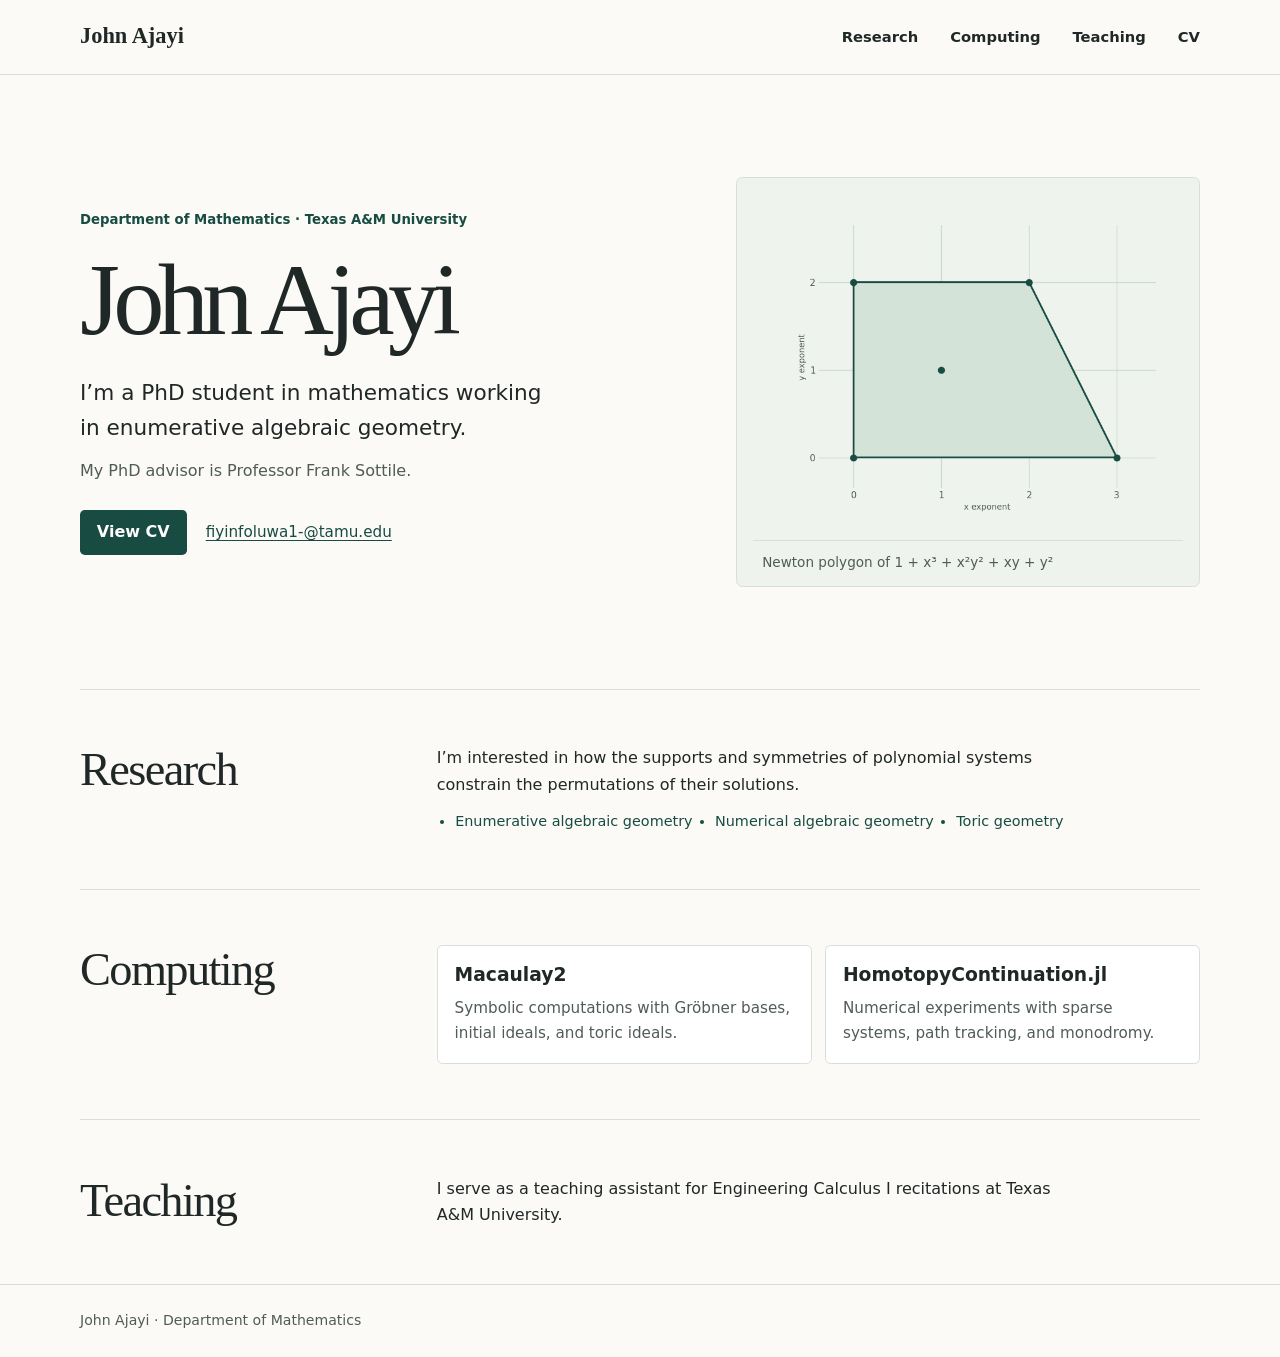
<file: index.html>
<!doctype html>
<html lang="en">
<head>
  <meta charset="utf-8">
  <meta name="viewport" content="width=device-width, initial-scale=1">
  <meta name="description" content="John Ajayi, mathematics PhD student at Texas A&amp;M University. Research in enumerative and numerical algebraic geometry.">
  <title>John Ajayi | Mathematics</title>
  <link rel="stylesheet" href="academic.css">
</head>
<body>
  <a class="skip" href="#main">Skip to content</a>
  <header class="site-header">
    <div class="wrap header-inner">
      <a class="brand" href="./">John Ajayi</a>
      <nav aria-label="Main navigation">
        <a href="#research">Research</a>
        <a href="#computing">Computing</a>
        <a href="#teaching">Teaching</a>
        <a href="cv.html">CV</a>
      </nav>
    </div>
  </header>
  <main id="main">
    <div class="hero wrap">
      <div class="hero-copy">
        <p class="affiliation">Department of Mathematics · Texas A&amp;M University</p>
        <h1>John Ajayi</h1>
        <p class="intro">I’m a PhD student in mathematics working in enumerative algebraic geometry.</p>
        <p class="advisor">My PhD advisor is Professor Frank Sottile.</p>
        <div class="hero-actions">
          <a class="button" href="cv.html">View CV</a>
          <a class="email" href="mailto:fiyinfoluwa1-@tamu.edu">fiyinfoluwa1-@tamu.edu</a>
        </div>
      </div>
      <figure class="math-figure">
        <img src="newton-polygon.png" width="720" height="580" alt="Lattice plot with five support points. Four form a polygon and one lies in its interior.">
        <figcaption>Newton polygon of 1 + x³ + x²y² + xy + y²</figcaption>
      </figure>
    </div>
    <div class="wrap main-content">
      <section class="feature" id="research">
        <h2>Research</h2>
        <div>
          <p>I’m interested in how the supports and symmetries of polynomial systems constrain the permutations of their solutions.</p>
          <ul class="topics" aria-label="Research areas">
            <li>Enumerative algebraic geometry</li>
            <li>Numerical algebraic geometry</li>
            <li>Toric geometry</li>
          </ul>
        </div>
      </section>
      <section class="feature" id="computing">
        <h2>Computing</h2>
        <div class="cards">
          <article>
            <h3>Macaulay2</h3>
            <p>Symbolic computations with Gröbner bases, initial ideals, and toric ideals.</p>
          </article>
          <article>
            <h3>HomotopyContinuation.jl</h3>
            <p>Numerical experiments with sparse systems, path tracking, and monodromy.</p>
          </article>
        </div>
      </section>
      <section class="feature" id="teaching">
        <h2>Teaching</h2>
        <p>I serve as a teaching assistant for Engineering Calculus I recitations at Texas A&amp;M University.</p>
      </section>
    </div>
  </main>
  <footer class="site-footer"><div class="wrap">John Ajayi · Department of Mathematics</div></footer>
</body>
</html>
</file>
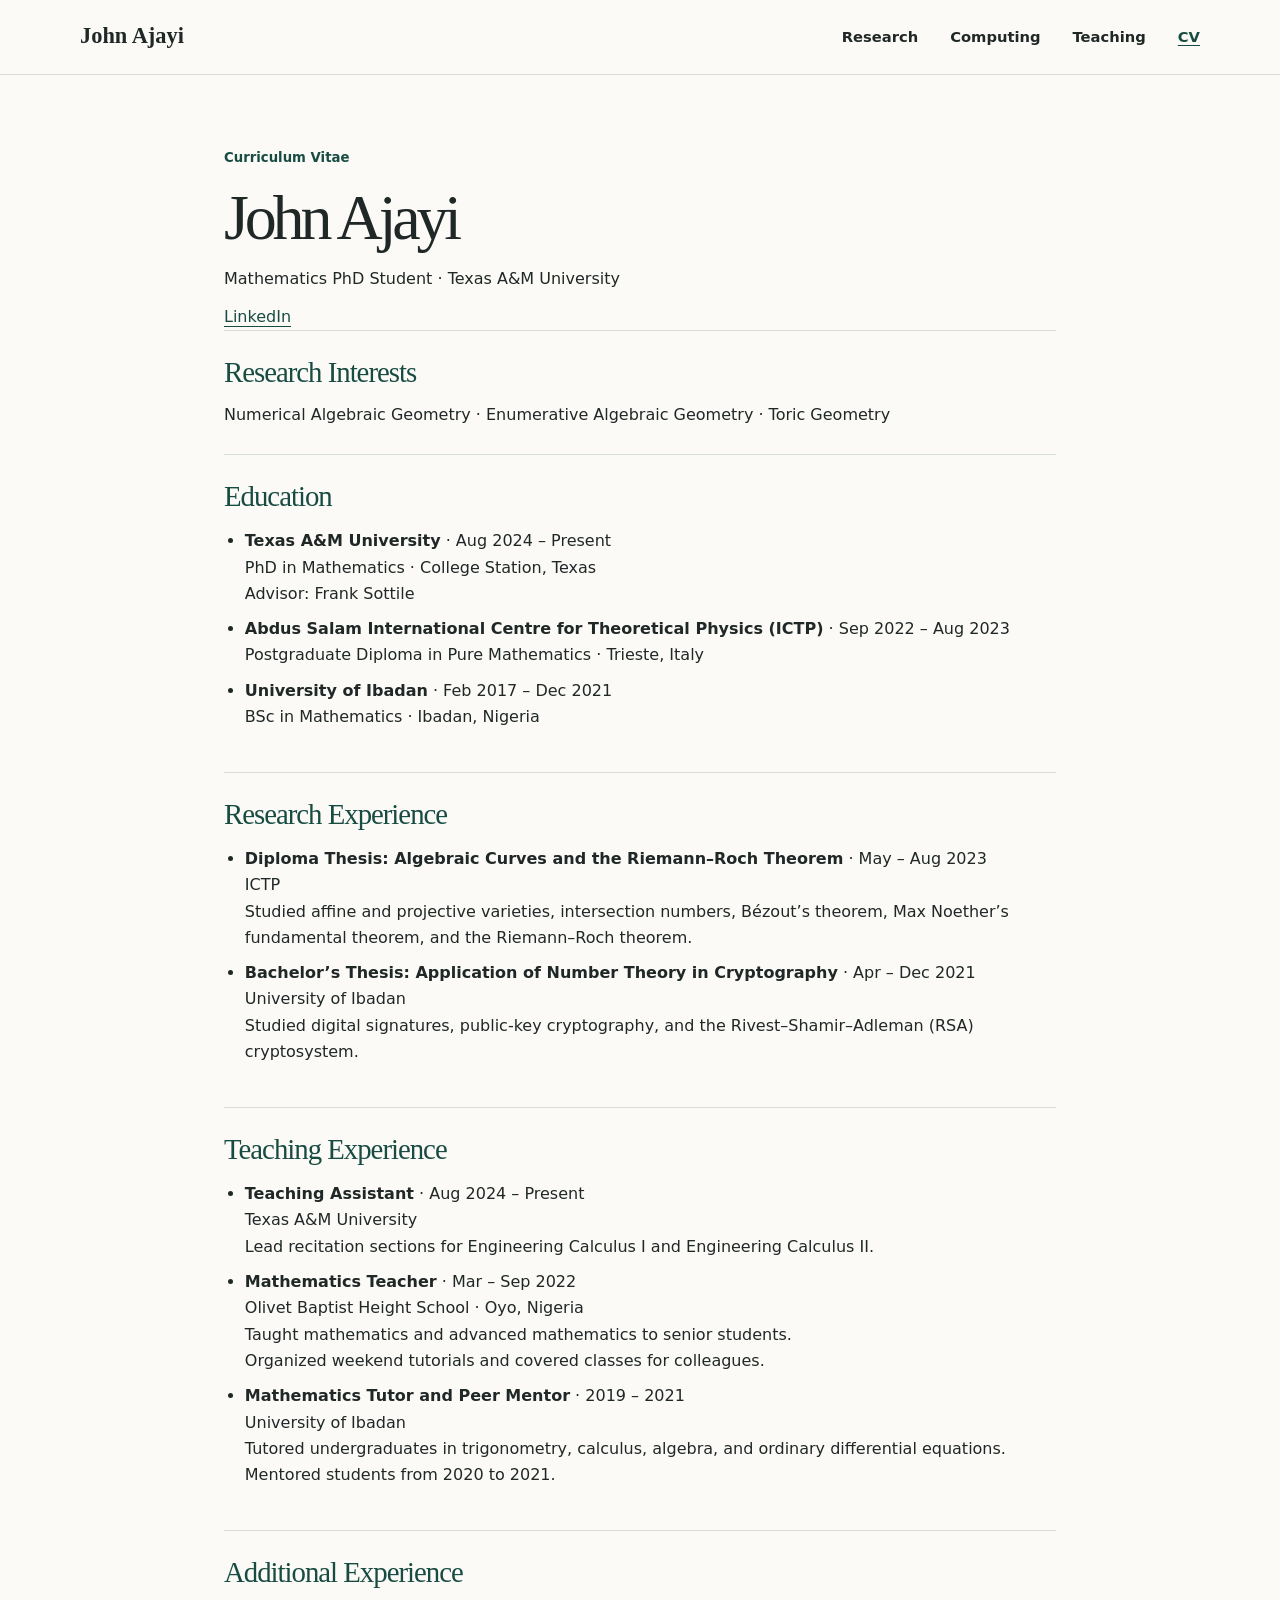
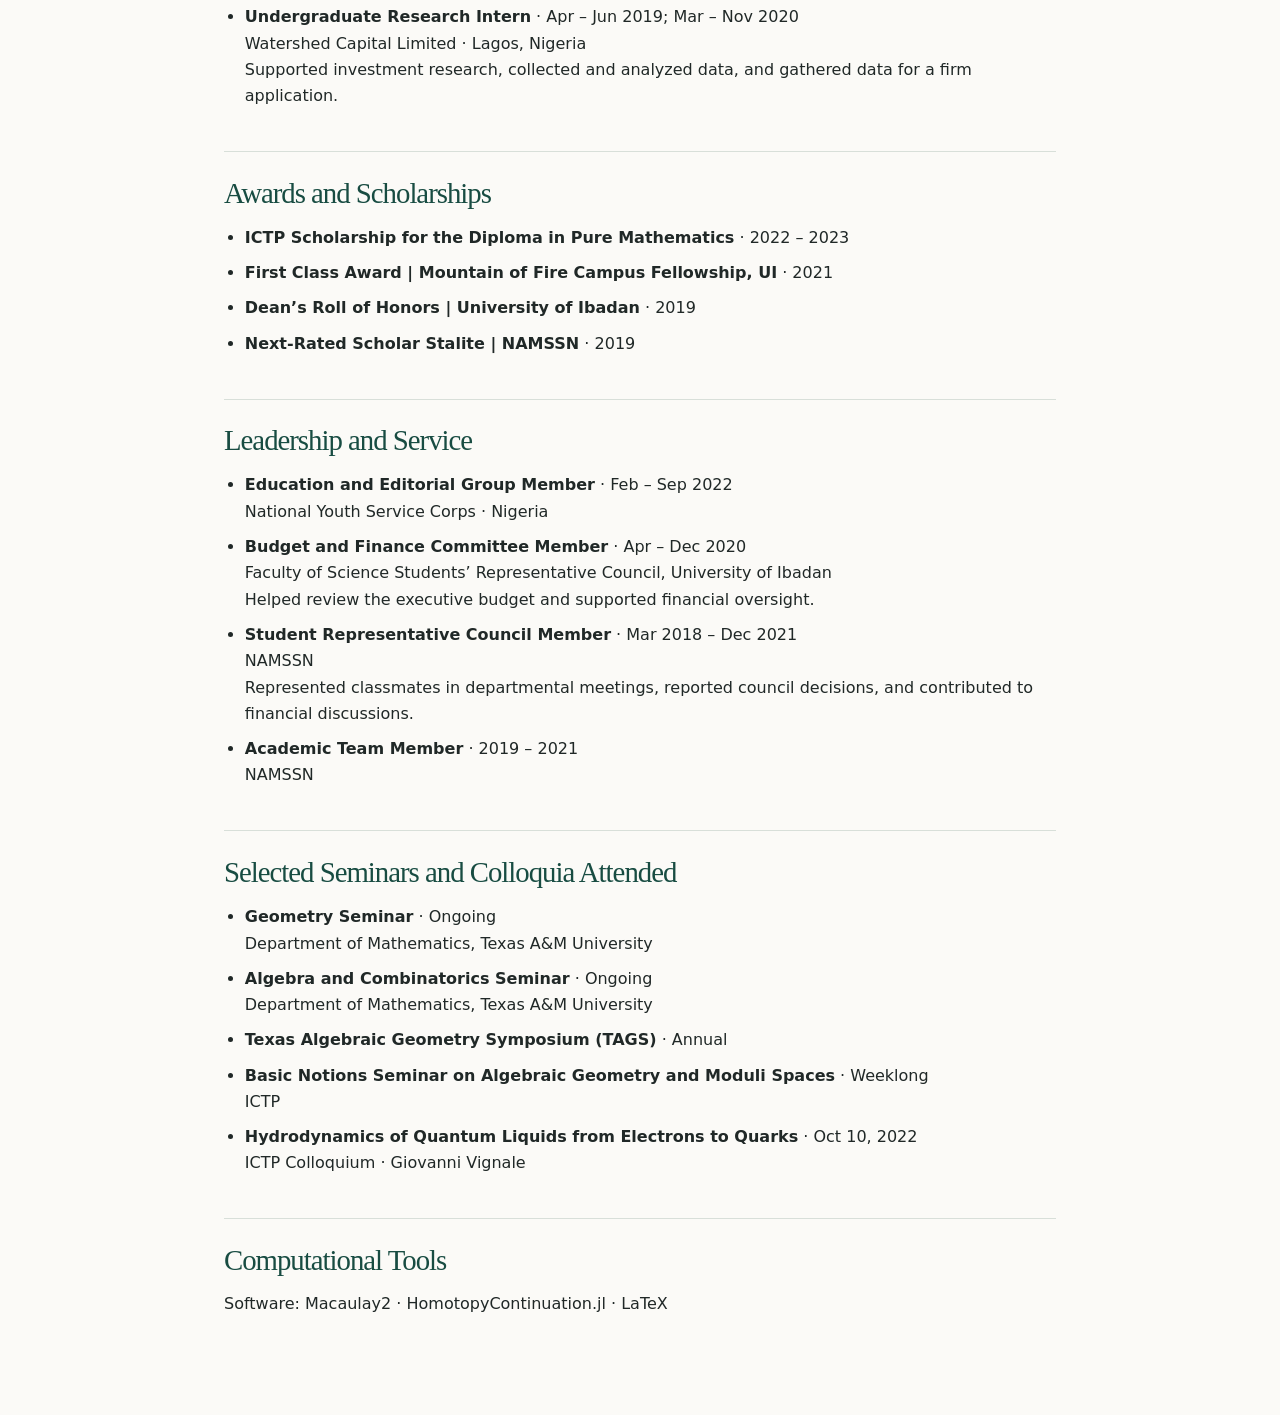
<file: cv.html>
<!doctype html>
<html lang="en">
<head>
  <meta charset="utf-8">
  <meta name="viewport" content="width=device-width, initial-scale=1">
  <meta name="description" content="Academic curriculum vitae of John Ajayi, mathematics PhD student at Texas A&amp;M University.">
  <title>Curriculum Vitae | John Ajayi</title>
  <link rel="stylesheet" href="academic.css">
  <style>
    .cv { max-width: 52rem; }
    .cv h1 { font-size: clamp(2.25rem, 6vw, 4rem); }
    .cv h2 { font-size: 1.8rem; margin-bottom: .9rem; }
    .cv section { padding-block: 1.6rem; }
    .cv ul { padding-inline-start: 1.3rem; }
    .cv li { margin-block: .55rem; }
    @media print {
      :root { background: white; color: black; }
      body > header, .skip { display: none; }
      .cv { width: 100%; }
      .cv h1 { font-size: 24pt; }
      .cv h2 { font-size: 15pt; break-after: avoid; }
      .cv section { padding-block: .5rem; }
      .cv li { break-inside: avoid; }
    }
  </style>
</head>
<body>
  <a class="skip" href="#main">Skip to content</a>
  <header class="site-header">
    <div class="wrap header-inner">
      <a class="brand" href="./">John Ajayi</a>
      <nav aria-label="Main navigation">
        <a href="./#research">Research</a>
        <a href="./#computing">Computing</a>
        <a href="./#teaching">Teaching</a>
        <a href="cv.html" aria-current="page">CV</a>
      </nav>
    </div>
  </header>
  <main class="wrap cv" id="main">
    <p class="affiliation">Curriculum Vitae</p>
    <h1>John Ajayi</h1>
    <p>Mathematics PhD Student  ·  Texas A&amp;M University</p>
    <p><a href="https://linkedin.com/in/john-ajayi-fiyinfoluwa">LinkedIn</a></p>
    <section>
      <h2>Research Interests</h2>
      <p>Numerical Algebraic Geometry  ·  Enumerative Algebraic Geometry  ·  Toric Geometry</p>
    </section>
    <section>
      <h2>Education</h2>
      <ul>
        <li><strong>Texas A&amp;M University</strong> · Aug 2024 – Present
          <br>PhD in Mathematics  ·  College Station, Texas
          <br>Advisor: Frank Sottile
        </li>
        <li><strong>Abdus Salam International Centre for Theoretical Physics (ICTP)</strong> · Sep 2022 – Aug 2023
          <br>Postgraduate Diploma in Pure Mathematics  ·  Trieste, Italy
        </li>
        <li><strong>University of Ibadan</strong> · Feb 2017 – Dec 2021
          <br>BSc in Mathematics  ·  Ibadan, Nigeria
        </li>
      </ul>
    </section>
    <section>
      <h2>Research Experience</h2>
      <ul>
        <li><strong>Diploma Thesis: Algebraic Curves and the Riemann–Roch Theorem</strong> · May – Aug 2023
          <br>ICTP
          <br>Studied affine and projective varieties, intersection numbers, Bézout’s theorem, Max Noether’s fundamental theorem, and the Riemann–Roch theorem.
        </li>
        <li><strong>Bachelor’s Thesis: Application of Number Theory in Cryptography</strong> · Apr – Dec 2021
          <br>University of Ibadan
          <br>Studied digital signatures, public-key cryptography, and the Rivest–Shamir–Adleman (RSA) cryptosystem.
        </li>
      </ul>
    </section>
    <section>
      <h2>Teaching Experience</h2>
      <ul>
        <li><strong>Teaching Assistant</strong> · Aug 2024 – Present
          <br>Texas A&amp;M University
          <br>Lead recitation sections for Engineering Calculus I and Engineering Calculus II.
        </li>
        <li><strong>Mathematics Teacher</strong> · Mar – Sep 2022
          <br>Olivet Baptist Height School  ·  Oyo, Nigeria
          <br>Taught mathematics and advanced mathematics to senior students.
          <br>Organized weekend tutorials and covered classes for colleagues.
        </li>
        <li><strong>Mathematics Tutor and Peer Mentor</strong> · 2019 – 2021
          <br>University of Ibadan
          <br>Tutored undergraduates in trigonometry, calculus, algebra, and ordinary differential equations.
          <br>Mentored students from 2020 to 2021.
        </li>
      </ul>
    </section>
    <section>
      <h2>Additional Experience</h2>
      <ul>
        <li><strong>Undergraduate Research Intern</strong> · Apr – Jun 2019; Mar – Nov 2020
          <br>Watershed Capital Limited  ·  Lagos, Nigeria
          <br>Supported investment research, collected and analyzed data, and gathered data for a firm application.
        </li>
      </ul>
    </section>
    <section>
      <h2>Awards and Scholarships</h2>
      <ul>
        <li><strong>ICTP Scholarship for the Diploma in Pure Mathematics</strong> · 2022 – 2023
        </li>
        <li><strong>First Class Award  |  Mountain of Fire Campus Fellowship, UI</strong> · 2021
        </li>
        <li><strong>Dean’s Roll of Honors  |  University of Ibadan</strong> · 2019
        </li>
        <li><strong>Next-Rated Scholar Stalite  |  NAMSSN</strong> · 2019
        </li>
      </ul>
    </section>
    <section>
      <h2>Leadership and Service</h2>
      <ul>
        <li><strong>Education and Editorial Group Member</strong> · Feb – Sep 2022
          <br>National Youth Service Corps  ·  Nigeria
        </li>
        <li><strong>Budget and Finance Committee Member</strong> · Apr – Dec 2020
          <br>Faculty of Science Students’ Representative Council, University of Ibadan
          <br>Helped review the executive budget and supported financial oversight.
        </li>
        <li><strong>Student Representative Council Member</strong> · Mar 2018 – Dec 2021
          <br>NAMSSN
          <br>Represented classmates in departmental meetings, reported council decisions, and contributed to financial discussions.
        </li>
        <li><strong>Academic Team Member</strong> · 2019 – 2021
          <br>NAMSSN
        </li>
      </ul>
    </section>
    <section>
      <h2>Selected Seminars and Colloquia Attended</h2>
      <ul>
        <li><strong>Geometry Seminar</strong> · Ongoing
          <br>Department of Mathematics, Texas A&amp;M University
        </li>
        <li><strong>Algebra and Combinatorics Seminar</strong> · Ongoing
          <br>Department of Mathematics, Texas A&amp;M University
        </li>
        <li><strong>Texas Algebraic Geometry Symposium (TAGS)</strong> · Annual
        </li>
        <li><strong>Basic Notions Seminar on Algebraic Geometry and Moduli Spaces</strong> · Weeklong
          <br>ICTP
        </li>
        <li><strong>Hydrodynamics of Quantum Liquids from Electrons to Quarks</strong> · Oct 10, 2022
          <br>ICTP Colloquium  ·  Giovanni Vignale
        </li>
      </ul>
    </section>
    <section>
      <h2>Computational Tools</h2>
      <p>Software: Macaulay2  ·  HomotopyContinuation.jl  ·  LaTeX</p>
    </section>
  </main>
</body>
</html>
</file>
<file: academic.css>
:root {
  color-scheme: light;
  --paper: #fbfaf7;
  --ink: #202827;
  --muted: #505c57;
  --accent: #184c42;
  --line: #d8dfd9;
  --wash: #eff3ed;
  font-family: system-ui, sans-serif;
  line-height: 1.65;
  background: var(--paper);
  color: var(--ink);
}
* { box-sizing: border-box; }
body { margin: 0; }
.wrap { width: min(70rem, calc(100% - 3rem)); margin-inline: auto; }
a { color: var(--accent); text-underline-offset: .23em; }
a:hover { text-decoration-thickness: .13em; }
:focus-visible { outline: 3px solid #9b482c; outline-offset: 4px; }
.skip { position: absolute; z-index: 2; left: 1rem; top: 1rem; padding: .55rem; background: white; }
.skip:not(:focus) { clip-path: inset(50%); }
.site-header { border-bottom: 1px solid var(--line); }
.header-inner { min-height: 4.6rem; display: flex; justify-content: space-between; align-items: center; flex-wrap: wrap; gap: .6rem 1.6rem; padding-block: .85rem; }
.brand { font-family: Georgia, serif; font-size: 1.4rem; font-weight: 700; text-decoration: none; color: var(--ink); }
nav { display: flex; flex-wrap: wrap; gap: .35rem clamp(.75rem, 3vw, 2rem); }
nav a { color: var(--ink); font-size: .92rem; font-weight: 600; text-decoration: none; }
nav a:hover, nav [aria-current] { color: var(--accent); text-decoration: underline; }
h1, h2 { font-family: Georgia, serif; font-weight: 400; line-height: 1.08; }
h1, h2, h3, p { margin: 0; }
h1 { font-size: clamp(3.2rem, 8vw, 7rem); letter-spacing: -.065em; }
h2 { font-size: clamp(2rem, 4vw, 2.9rem); letter-spacing: -.035em; }
h3 { line-height: 1.3; overflow-wrap: anywhere; }
p + p { margin-top: .75rem; }
.hero { padding-block: clamp(2.8rem, 8vw, 7rem); display: grid; align-items: center; grid-template-columns: 1.25fr 1fr; gap: clamp(2rem, 6vw, 5rem); }
.affiliation { color: var(--accent); font-size: .83rem; font-weight: 700; margin-bottom: .9rem; }
.intro { font-size: clamp(1.1rem, 2vw, 1.35rem); max-width: 34ch; margin-top: 1.2rem; }
.advisor { color: var(--muted); }
.hero-actions { display: flex; align-items: center; flex-wrap: wrap; gap: .75rem 1.2rem; margin-top: 1.6rem; }
.button { display: inline-block; background: var(--accent); color: white; padding: .6rem 1.05rem; border-radius: .3rem; text-decoration: none; font-weight: 650; }
.button:hover { background: #113c32; }
.email { font-size: .95rem; overflow-wrap: anywhere; }
.math-figure { margin: 0; min-width: 0; padding: 1rem 1rem .8rem; border: 1px solid var(--line); background: var(--wash); border-radius: .4rem; }
.math-figure img { display: block; width: 100%; height: auto; }
.math-figure figcaption { padding: .6rem .55rem 0; color: var(--muted); font-size: .85rem; border-top: 1px solid var(--line); }
.feature { display: grid; grid-template-columns: 1fr 2.35fr; gap: 1.1rem 2rem; padding-block: clamp(1.8rem, 4.5vw, 3.45rem); border-top: 1px solid var(--line); }
.feature p { max-width: 62ch; }
.topics { display: flex; flex-wrap: wrap; gap: .35rem 1.4rem; margin: .75rem 0 0; padding-inline-start: 1.15rem; color: var(--accent); font-size: .9rem; }
.cards { display: grid; gap: .85rem; grid-template-columns: repeat(auto-fit, minmax(min(100%, 15rem), 1fr)); }
.cards article { padding: 1.05rem; border: 1px solid var(--line); border-radius: .35rem; background: white; }
.cards p { margin-top: .55rem; color: var(--muted); font-size: .95rem; }
.site-footer { border-top: 1px solid var(--line); color: var(--muted); font-size: .88rem; padding-block: 1.55rem; }
.cv { max-width: 52rem; padding-block: clamp(2rem, 6vw, 4.5rem); }
.cv h1 { margin-bottom: .85rem; }
.cv h2 { color: var(--accent); }
.cv section { border-top: 1px solid var(--line); }
@media (max-width: 44rem) {
  .wrap { width: calc(100% - 2rem); }
  .hero, .feature { grid-template-columns: 1fr; }
  .math-figure { width: min(100%, 29rem); }
}
</file>
